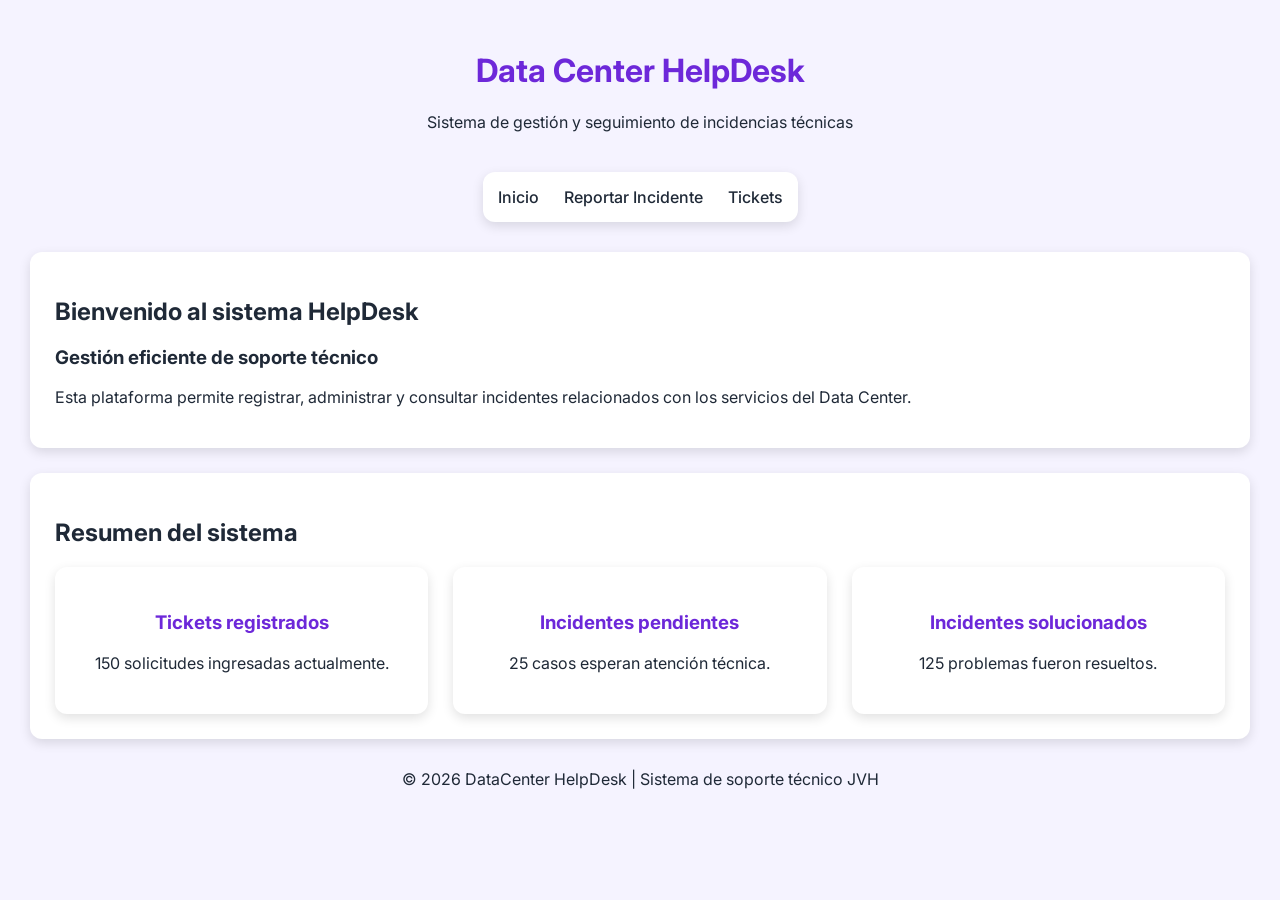
<file: index.html>
<!DOCTYPE html>
<html lang="es">
<head>
    <meta charset="UTF-8">
    <meta name="viewport" content="width=device-width, initial-scale=1.0">
    <title>Data Center Help Desk</title>

    <link rel="stylesheet" href="css/ui-kit.css">
    <link rel="stylesheet" href="css/style.css">
</head>

<body>

<header>
    <h1>Data Center HelpDesk</h1>
    <p>Sistema de gestión y seguimiento de incidencias técnicas</p>
</header>

<nav>
    <ul>
        <li><a href="index.html">Inicio</a></li>
        <li><a href="reportar.html">Reportar Incidente</a></li>
        <li><a href="tickets.html">Tickets</a></li>
    </ul>
</nav>

<main>

    <section>
        <h2>Bienvenido al sistema HelpDesk</h2>

        <article>
            <h3>Gestión eficiente de soporte técnico</h3>
            <p>
                Esta plataforma permite registrar, administrar y consultar
                incidentes relacionados con los servicios del Data Center.
            </p>
        </article>
    </section>


    <section>
        <h2>Resumen del sistema</h2>
        <div class="dashboard-grid">

    <article class="dashboard-card">
        <h3>Tickets registrados</h3>
        <p> 150 solicitudes ingresadas actualmente.</p>
    </article>

    <article class="dashboard-card">
        <h3>Incidentes pendientes</h3>
        <p>25 casos esperan atención técnica.</p>
    </article>

    <article class="dashboard-card">
        <h3>Incidentes solucionados</h3>
        <p>125 problemas fueron resueltos.</p>
    </article>


</div>


</section>

</main>

<footer>
    <p>
        © 2026 DataCenter HelpDesk | Sistema de soporte técnico JVH
    </p>
</footer>

</body>
</html>
</file>
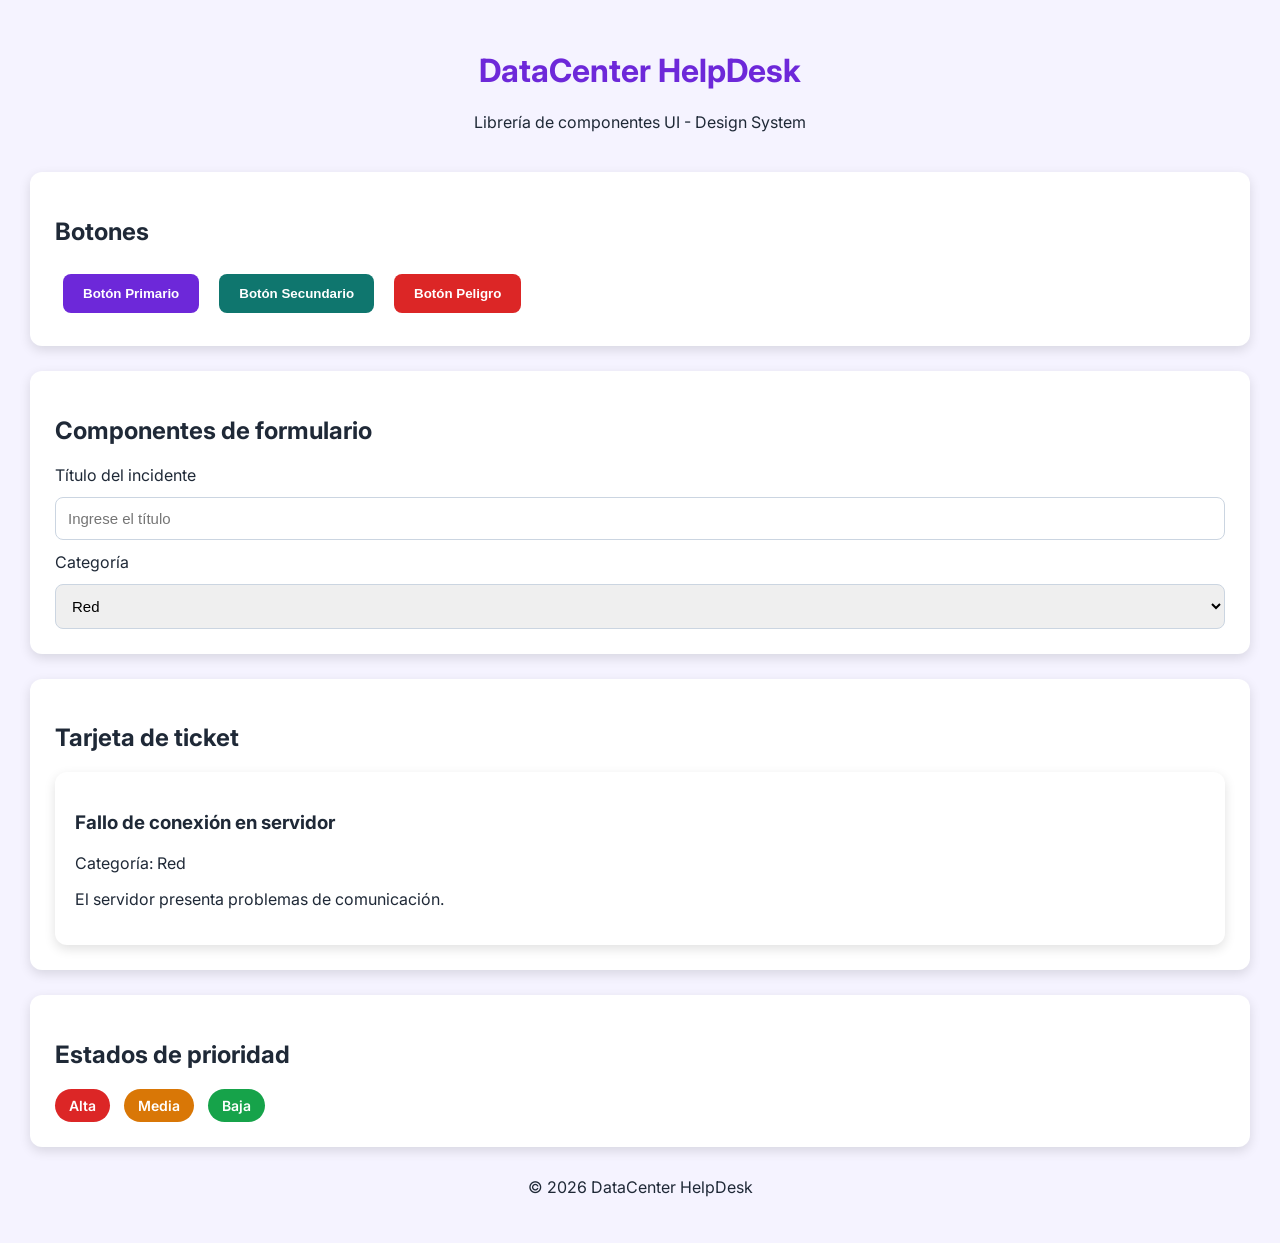
<file: ui-kit/index.html>
<!DOCTYPE html>
<html lang="es">

<head>
    <meta charset="UTF-8">
    <meta name="viewport" content="width=device-width, initial-scale=1.0">
    <title>DataCenter HelpDesk - UI Kit</title>

    <link rel="stylesheet" href="style.css">
</head>

<body>

<header>
    <h1>DataCenter HelpDesk</h1>
    <p>Librería de componentes UI - Design System</p>
</header>


<main>

    <section>
        <h2>Botones</h2>

        <button class="btn btn-primary">
            Botón Primario
        </button>

        <button class="btn btn-secondary">
            Botón Secundario
        </button>

        <button class="btn btn-danger">
            Botón Peligro
        </button>

    </section>

    <section>

        <h2>Componentes de formulario</h2>

        <form>

            <label for="incidente">
                Título del incidente
            </label>

            <input 
                type="text" 
                id="incidente"
                placeholder="Ingrese el título"
            >


            <label for="categoria">
                Categoría
            </label>

            <select id="categoria">

                <option>
                    Red
                </option>

                <option>
                    Hardware
                </option>

                <option>
                    Software
                </option>

            </select>


        </form>

    </section>

    <section>

        <h2>Tarjeta de ticket</h2>


        <article>

            <h3>
                Fallo de conexión en servidor
            </h3>

            <p>
                Categoría: Red
            </p>

            <p>
                El servidor presenta problemas de comunicación.
            </p>

        </article>

        
    </section>

    <section>

        <h2>Estados de prioridad</h2>

        <span class="badge badge-high">
            Alta
        </span>

        <span class="badge badge-medium">
            Media
        </span>

        <span class="badge badge-low">
            Baja
        </span>
    

    </section>

</main>

<footer>

<p>
    © 2026 DataCenter HelpDesk
</p>

</footer>


</body>

</html>
</file>
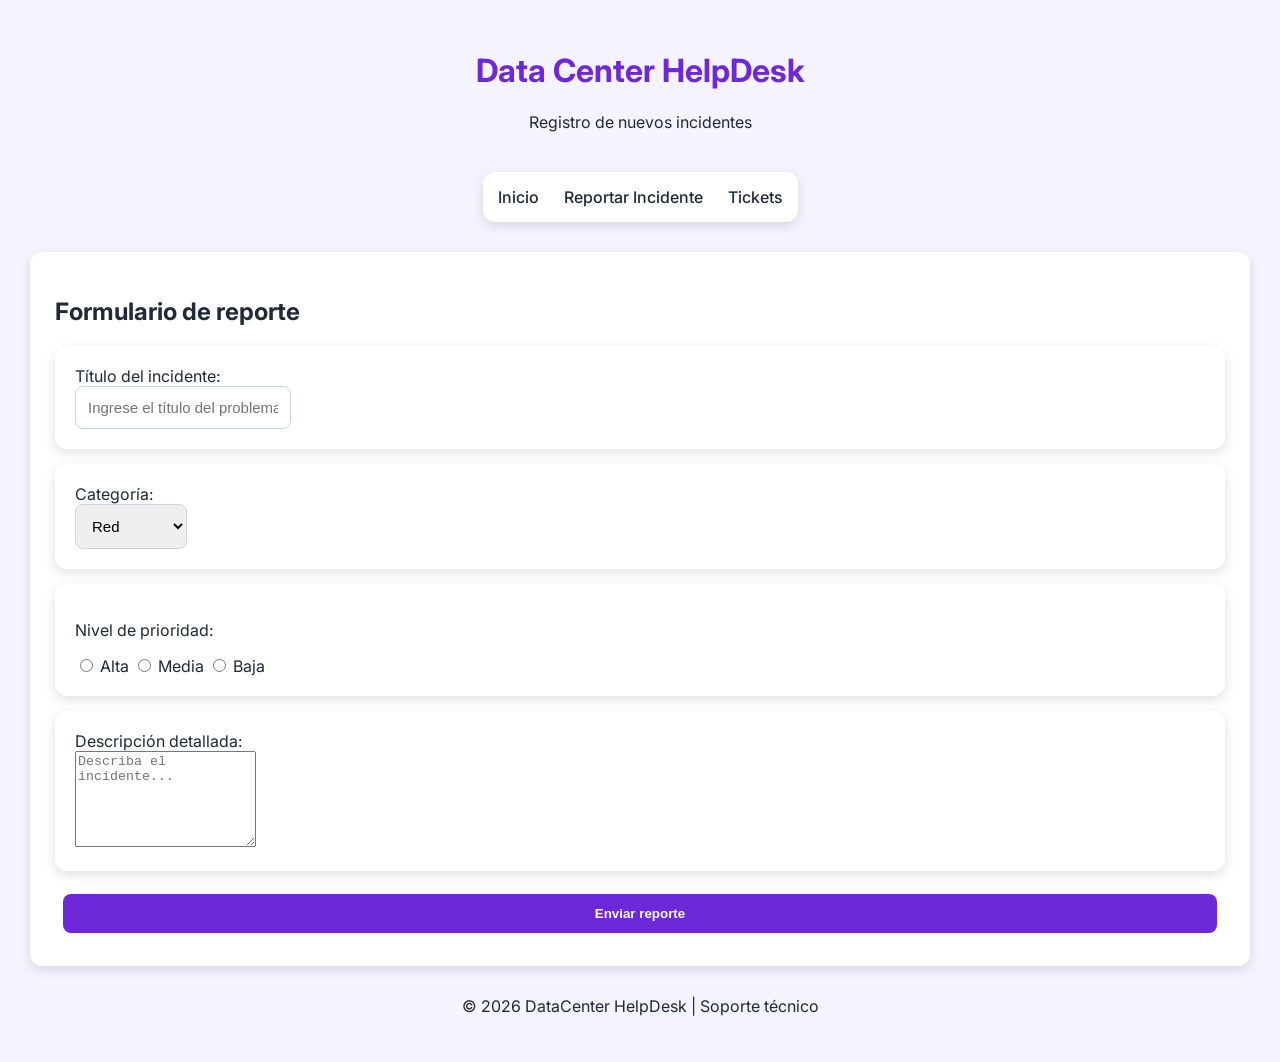
<file: reportar.html>
<!DOCTYPE html>
<html lang="es">
<head>
    <meta charset="UTF-8">
    <meta name="viewport" content="width=device-width, initial-scale=1.0">
    <title>Reportar Incidente</title>

    <link rel="stylesheet" href="css/ui-kit.css">
    <link rel="stylesheet" href="css/style.css">
</head>

<body>

<header>
    <h1>Data Center HelpDesk</h1>
    <p>Registro de nuevos incidentes</p>
</header>


<nav>
    <ul>
        <li><a href="index.html">Inicio</a></li>
        <li><a href="reportar.html">Reportar Incidente</a></li>
        <li><a href="tickets.html">Tickets</a></li>
    </ul>
</nav>


<main>

<section>

    <h2>Formulario de reporte</h2>


    <form class="form-container">

        <article class="card">

            <label for="titulo">
                Título del incidente:
            </label>
            <br>

            <input
                class="form-control"
                type="text"
                id="titulo"
                name="titulo"
                placeholder="Ingrese el título del problema"
            >

        </article>


        <article class="card">

            <label for="categoria">
                Categoría:
            </label>
            <br>

            <select
                class="form-control"
                id="categoria"
                name="categoria">

                <option value="red">
                    Red
                </option>

                <option value="hardware">
                    Hardware
                </option>

                <option value="software">
                    Software
                </option>

            </select>

        </article>


        <article class="card">

            <p>Nivel de prioridad:</p>

            <input 
                type="radio" 
                id="alta" 
                name="prioridad"
                value="alta"
            >
            <label for="alta">
                Alta
            </label>


            <input 
                type="radio" 
                id="media" 
                name="prioridad"
                value="media"
            >
            <label for="media">
                Media
            </label>


            <input 
                type="radio" 
                id="baja" 
                name="prioridad"
                value="baja"
            >
            <label for="baja">
                Baja
            </label>

        </article>


        <article class="card">

            <label for="descripcion">
                Descripción detallada:
            </label>
            <br>

            <textarea
                class="form-control"
                id="descripcion"
                name="descripcion"
                rows="6"
                placeholder="Describa el incidente..."
            ></textarea>

        </article>


        <button class="btn btn-primary">
            Enviar reporte
        </button>


    </form> 

</section>

</main>


<footer>

<p>
    © 2026 DataCenter HelpDesk | Soporte técnico
</p>

</footer>


</body>
</html>
</file>
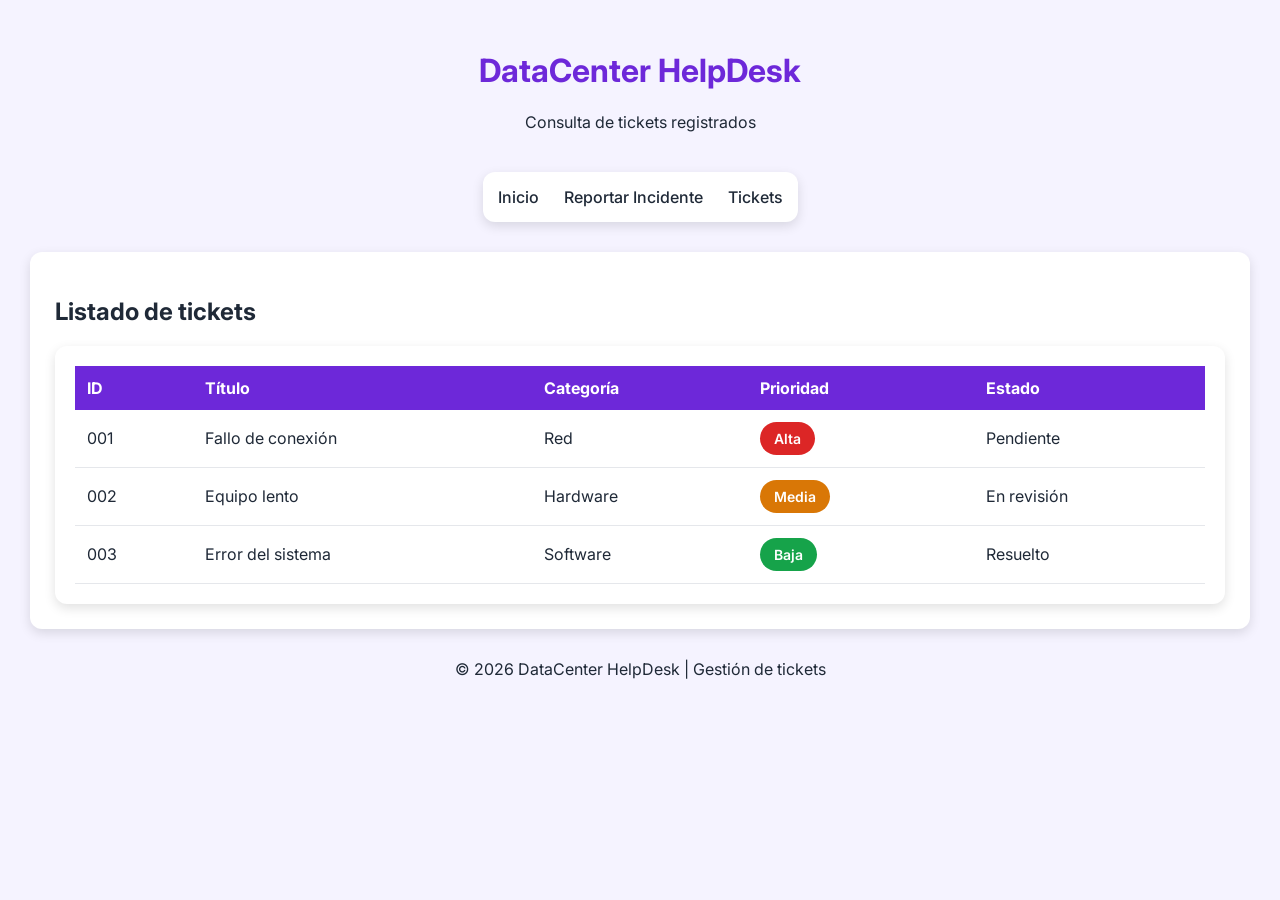
<file: tickets.html>
<!DOCTYPE html>
<html lang="es">

<head>

    <meta charset="UTF-8">
    <meta name="viewport" content="width=device-width, initial-scale=1.0">

    <title>Tickets Registrados</title>

    <link rel="stylesheet" href="css/ui-kit.css">
    <link rel="stylesheet" href="css/tickets.css">

</head>


<body>


<header>

    <h1>DataCenter HelpDesk</h1>

    <p>
        Consulta de tickets registrados
    </p>

</header>

<nav>

    <ul>

        <li>
            <a href="index.html">
                Inicio
            </a>
        </li>

        <li>
            <a href="reportar.html">
                Reportar Incidente
            </a>
        </li>

        <li>
            <a href="tickets.html">
                Tickets
            </a>
        </li>

    </ul>

</nav>

<main>


<section>

    <h2>
        Listado de tickets
    </h2>


    <article class="card">


        <div class="table-container">


            <table>


                <thead>

                    <tr>

                        <th>ID</th>
                        <th>Título</th>
                        <th>Categoría</th>
                        <th>Prioridad</th>
                        <th>Estado</th>

                    </tr>

                </thead>



                <tbody>


                    <tr>

                        <td>001</td>

                        <td>
                            Fallo de conexión
                        </td>

                        <td>
                            Red
                        </td>

                        <td>
                            <span class="badge badge-high">
                                Alta
                            </span>
                        </td>

                        <td>
                            Pendiente
                        </td>

                    </tr>



                    <tr>

                        <td>002</td>

                        <td>
                            Equipo lento
                        </td>

                        <td>
                            Hardware
                        </td>

                        <td>
                            <span class="badge badge-medium">
                                Media
                            </span>
                        </td>

                        <td>
                            En revisión
                        </td>

                    </tr>




                    <tr>

                        <td>003</td>

                        <td>
                            Error del sistema
                        </td>

                        <td>
                            Software
                        </td>

                        <td>
                            <span class="badge badge-low">
                                Baja
                            </span>
                        </td>

                        <td>
                            Resuelto
                        </td>

                    </tr>


                </tbody>


            </table>


        </div>


    </article>


</section>


</main>



<footer>

<p>
© 2026 DataCenter HelpDesk | Gestión de tickets
</p>

</footer>



</body>

</html>
</file>
<file: css/ui-kit.css>
/* Importación de tipografía */
@import url('https://fonts.googleapis.com/css2?family=Inter:wght@300;400;500;600;700&display=swap');


/* Variables del Design System */
:root {

    --color-primary: #6D28D9;
    --color-secondary: #0F766E;

    --color-success: #16A34A;
    --color-danger: #DC2626;
    --color-warning: #D97706;

    --color-background: #F5F3FF;
    --color-surface: #FFFFFF;
    --color-text: #1F2937;

    --border-radius: 12px;

    --shadow:
    0 4px 12px rgba(0,0,0,0.12);
}

/* Configuración general */
* {
    box-sizing: border-box;
}

body {
    font-family: 'Inter', sans-serif;
    background-color: var(--color-background);
    color: var(--color-text);
    margin: 0;
    padding: 30px;
}

/* Encabezado */
header {
    text-align: center;
    margin-bottom: 40px;
}

header h1 {
    color: var(--color-primary);
}

/* Secciones */
section {
    background-color: var(--color-surface);
    padding: 25px;
    margin-bottom: 25px;
    border-radius: var(--border-radius);
    box-shadow: var(--shadow);
}

/* Botones reutilizables */
.btn {
    padding: 12px 20px;
    border: none;
    border-radius: 8px;
    margin: 8px;
    cursor: pointer;
    font-weight: 600;
    transition: 0.3s;
}

.btn-primary {
    background-color: var(--color-primary);
    color: white;
}

.btn-primary:hover,
.btn-primary:focus {
    background-color: #5B21B6;
}

.btn-secondary {
    background-color: var(--color-secondary);
    color: white;
}

.btn-secondary:hover,
.btn-secondary:focus {
    background-color: #115E59;
}

.btn-danger {
    background-color: var(--color-danger);
    color: white;
}

.btn-danger:hover,
.btn-danger:focus {
    background-color: #991B1B;
}

/* Formularios */
.form-container {
    display: flex;
    flex-direction: column;
    gap: 15px;
}

input,
select {
    padding: 12px;
    border: 1px solid #CBD5E1;
    border-radius: 8px;
    font-size: 15px;
}

input:focus,
select:focus {
    outline: none;
    border-color: var(--color-primary);
    box-shadow: 0 0 8px rgba(109,40,217,0.35);
}

/* Card de ticket */
.card {
    background-color: var(--color-surface);
    padding:20px;
    border-radius:var(--border-radius);
    box-shadow:var(--shadow);
}

/* Badges reutilizables */
.badge {
    display: inline-block;
    padding: 8px 14px;
    border-radius: 20px;
    color: white;
    margin-right: 10px;
    font-size: 14px;
    font-weight: 600;
}

.badge-high {
    background-color: var(--color-danger);
}
.badge-medium {
    background-color: var(--color-warning);
}
.badge-low {
    background-color: var(--color-success);
}

/* Footer */
footer {
    text-align: center;
    margin-top: 30px;
}

/* Tablas */
.table-container {
    width: 100%;
    overflow-x: auto;
}

table {
    width: 100%;
    border-collapse: collapse;
}

th {
    background-color: var(--color-primary);
    color: white;
    padding: 12px;
    text-align: left;
}

td {
    padding: 12px;
    border-bottom: 1px solid #E5E7EB;
}

tr:hover {
    background-color: #F3F4F6;
}

nav {
    display: flex;
    justify-content: center;
    margin-bottom: 30px;
}

nav ul {
    display: flex;
    gap: 25px;
    list-style: none;
    padding: 15px;
    margin: 0;
    background-color: var(--color-surface);
    border-radius: var(--border-radius);
    box-shadow: var(--shadow);
}

nav a {
    text-decoration: none;
    color: var(--color-text);
    font-weight: 500;
}

nav a:hover {
    color: var(--color-primary);
}

/* Responsive Navigation */
@media (max-width: 768px) {

    nav ul {
        flex-direction: column;
        width: 100%;
        align-items: center;
        gap: 15px;
    }

    nav li {
        width: 100%;
        text-align: center;
    }

    nav a {
        display: block;
        width: 100%;
    }

}
</file>
<file: css/style.css>
/* Layout general del Dashboard */
/* Dashboard */
.dashboard-grid {
    display: grid;
    grid-template-columns: repeat(3, 1fr);
    gap: 25px;
}

.dashboard-card {
    background-color: var(--color-surface);
    padding: 25px;
    border-radius: var(--border-radius);
    box-shadow: var(--shadow);
    text-align: center;
}

.dashboard-card h3 {
    color: var(--color-primary);
}

/* Diseño adaptable para dispositivos móviles */
@media (max-width: 768px) {
    body {
        padding: 15px;
    }

    /* Navegación móvil */
    nav ul {
        flex-direction: column;
        width: 100%;
        text-align: center;
        gap: 15px;
    }

    nav {
        width: 100%;
    }

    /* Dashboard */
    .dashboard-grid {
        grid-template-columns: 1fr;
    }

    .dashboard-card {
        width: 100%;
    }

}
</file>
<file: ui-kit/style.css>
/* Importación de tipografía */
@import url('https://fonts.googleapis.com/css2?family=Inter:wght@300;400;500;600;700&display=swap');


/* Variables del Design System */
:root {

    --color-primary: #6D28D9;
    --color-secondary: #0F766E;

    --color-success: #16A34A;
    --color-danger: #DC2626;
    --color-warning: #D97706;

    --color-background: #F5F3FF;
    --color-surface: #FFFFFF;
    --color-text: #1F2937;

    --border-radius: 12px;

    --shadow:
    0 4px 12px rgba(0,0,0,0.12);
}

/* Configuración general */
* {
    box-sizing: border-box;
}

body {
    font-family: 'Inter', sans-serif;
    background-color: var(--color-background);
    color: var(--color-text);
    margin: 0;
    padding: 30px;
}

/* Encabezado */
header {
    text-align: center;
    margin-bottom: 40px;
}

header h1 {
    color: var(--color-primary);
}

/* Secciones */
section {
    background-color: var(--color-surface);
    padding: 25px;
    margin-bottom: 25px;
    border-radius: var(--border-radius);
    box-shadow: var(--shadow);
}

/* Botones reutilizables */
.btn {
    padding: 12px 20px;
    border: none;
    border-radius: 8px;
    margin: 8px;
    cursor: pointer;
    font-weight: 600;
    transition: 0.3s;
}

.btn-primary {
    background-color: var(--color-primary);
    color: white;
}

.btn-primary:hover,
.btn-primary:focus {
    background-color: #5B21B6;
}

.btn-secondary {
    background-color: var(--color-secondary);
    color: white;
}

.btn-secondary:hover,
.btn-secondary:focus {
    background-color: #115E59;
}

.btn-danger {
    background-color: var(--color-danger);
    color: white;
}

.btn-danger:hover,
.btn-danger:focus {
    background-color: #991B1B;
}

/* Formularios */
form {
    display: flex;
    flex-direction: column;
    gap: 12px;
}

input,
select {
    padding: 12px;
    border: 1px solid #CBD5E1;
    border-radius: 8px;
    font-size: 15px;
}

input:focus,
select:focus {
    outline: none;
    border-color: var(--color-primary);
    box-shadow: 0 0 8px rgba(109,40,217,0.35);
}

/* Card de ticket */
article {
    background-color: white;
    padding: 20px;
    border-radius: var(--border-radius);
    box-shadow: var(--shadow);
}

/* Badges reutilizables */
.badge {
    display: inline-block;
    padding: 8px 14px;
    border-radius: 20px;
    color: white;
    margin-right: 10px;
    font-size: 14px;
    font-weight: 600;
}

.badge-high {
    background-color: var(--color-danger);
}

.badge-medium {
    background-color: var(--color-warning);
}

.badge-low {
    background-color: var(--color-success);
}

/* Footer */
footer {
    text-align: center;
    margin-top: 30px;
}
</file>
<file: css/tickets.css>
/* Adaptación de tabla */
@media (max-width: 768px) {
    table {
        font-size: 14px;
    }

    th,
    td {
        padding: 8px;
    }
}

/* Estilos específicos de tickets */
.table-container {
    width:100%;
    overflow-x:auto;
}

@media (max-width:768px){
    table {
        min-width:600px;
    }

    th,
    td {
        padding:8px;
        font-size:14px;
    }
}
</file>
